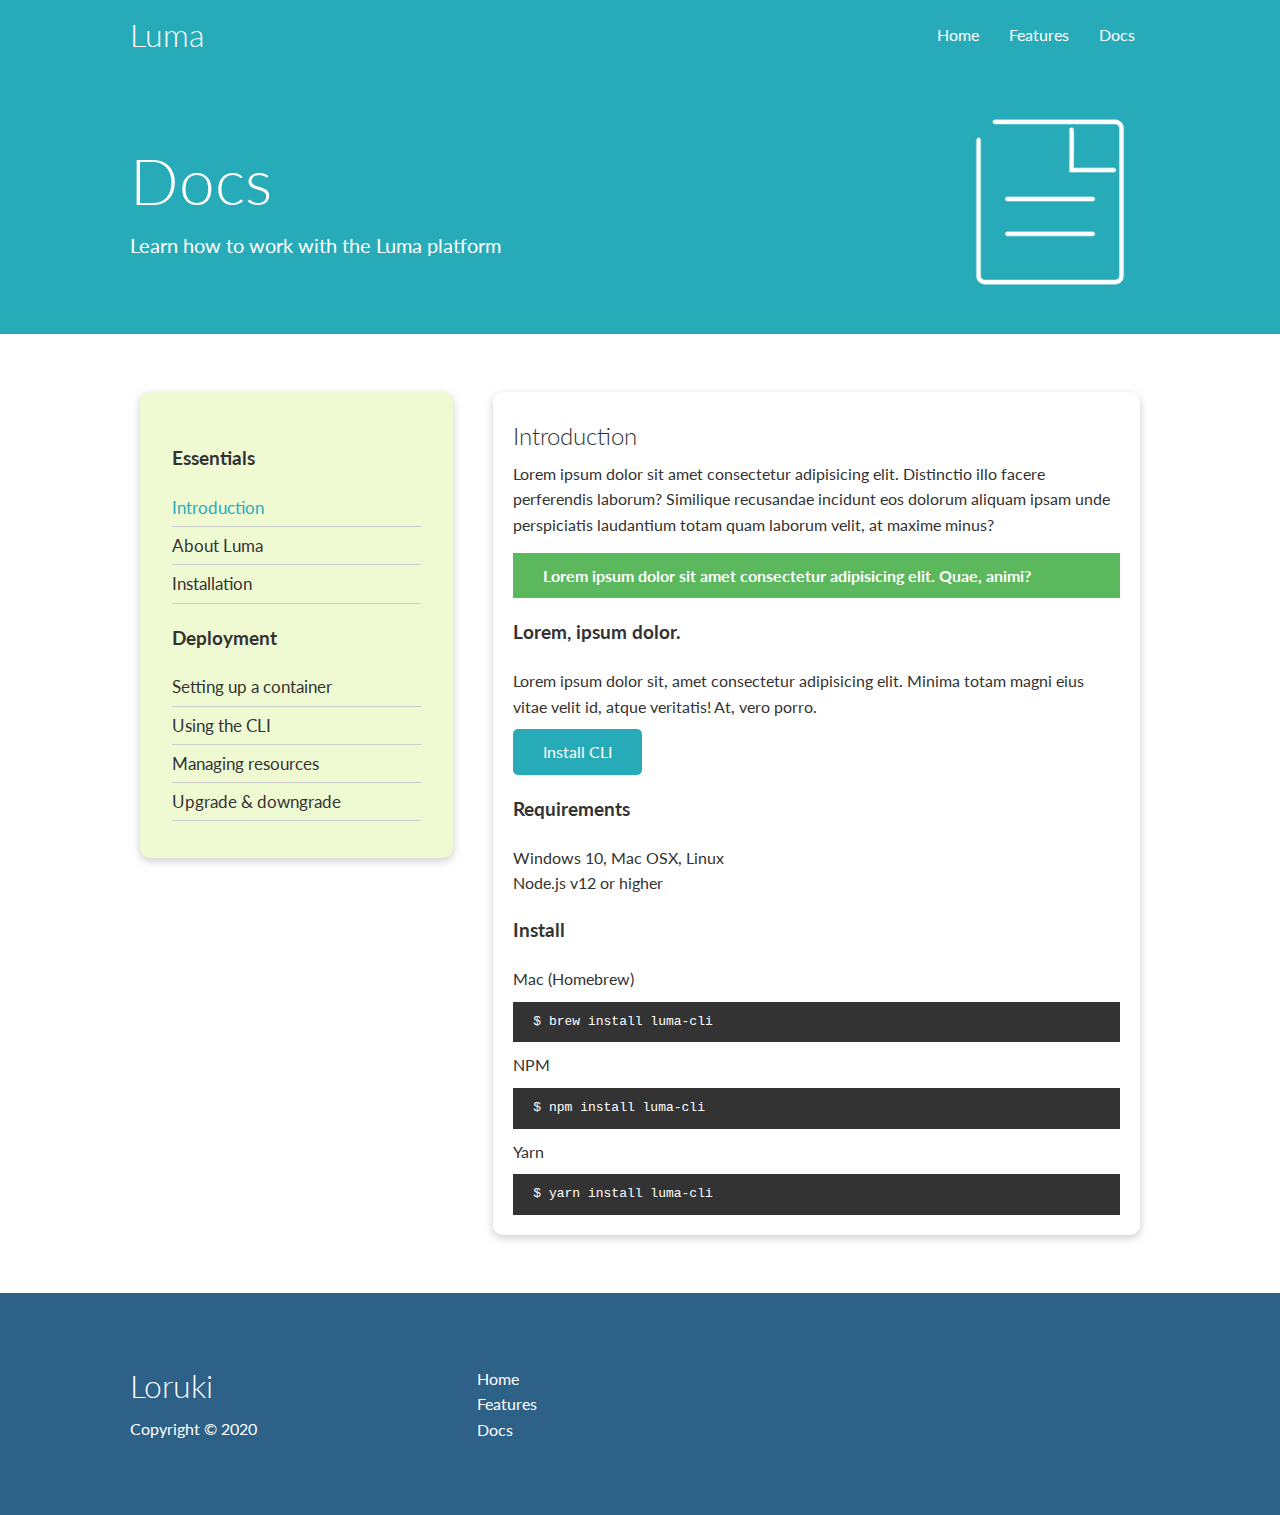
<file: docs.html>
<!DOCTYPE html>
<html lang="en">
<head>
    <meta charset="UTF-8">
    <meta name="viewport" content="width=device-width, initial-scale=1.0">
    <link rel="stylesheet" href="https://cdnjs.cloudflare.com/ajax/libs/font-awesome/5.15.1/css/all.min.css" integrity="sha512-+4zCK9k+qNFUR5X+cKL9EIR+ZOhtIloNl9GIKS57V1MyNsYpYcUrUeQc9vNfzsWfV28IaLL3i96P9sdNyeRssA==" crossorigin="anonymous" />
    <link rel="stylesheet" href="css/utilities.css">
    <link rel="stylesheet" href="css/style.css">
    <title>Luma | Cloud Hosting For Everyone</title>
</head>
<body>
    <!-- Navbar -->
    <div class="navbar">
        <div class="container flex">
            <h1 class="logo">Luma</h1>
            <nav>
                <ul>
                    <li><a href="index.html">Home</a></li>
                    <li><a href="features.html">Features</a></li>
                    <li><a href="docs.html">Docs</a></li>
                </ul>
            </nav>
        </div>
    </div>

    <!-- Head -->
    <section class="docs-head bg-primary py-3">
        <div class="container grid">
            <div>
                <h1 class="xl">Docs</h1>
                <p class="lead">
                    Learn how to work with the Luma platform
                </p>
            </div>
            <img src="images/docs.png" alt="">
        </div>
    </section>

    <!-- Docs main -->
    <section class="docs-main my-4">
        <div class="container grid">
            <div class="card bg-light p-3">
                <h3 class="my-2">Essentials</h3>
                <nav>
                    <ul>
                        <li><a class="text-primary" href="#">Introduction</a></li>
                        <li><a href="#">About Luma</a></li>
                        <li><a href="#">Installation</a></li>
                    </ul>
                </nav>

                <h3 class="my-2">Deployment</h3>
                <nav>
                    <ul>
                        <li><a href="#">Setting up a container</a></li>
							<li><a href="#">Using the CLI</a></li>
							<li><a href="#">Managing resources</a></li>
							<li><a href="#">Upgrade & downgrade</a></li>
                    </ul>
                </nav>
            </div>
            <div class="card">
                <h2>Introduction</h2>
                <p>Lorem ipsum dolor sit amet consectetur adipisicing elit. Distinctio illo facere perferendis laborum? Similique recusandae incidunt eos dolorum aliquam ipsam unde perspiciatis laudantium totam quam laborum velit, at maxime minus?</p>

                <div class="alert alert-success">
                    <i class="fas fa-info"></i> Lorem ipsum dolor sit amet consectetur adipisicing elit. Quae, animi?
                </div>

                <h3>Lorem, ipsum dolor.</h3>
                <p>Lorem ipsum dolor sit, amet consectetur adipisicing elit. Minima totam magni eius vitae velit id, atque veritatis! At, vero porro.</p>
                <a href="#" class="btn btn-primary">Install CLI</a>

                <h3>Requirements</h3>
                <ul>
                    <li>Windows 10, Mac OSX, Linux</li>
                    <li>Node.js v12 or higher</li>
                </ul>

                <h3>Install</h3>
                <p>Mac (Homebrew)</p>
                <pre><code>$ brew install luma-cli</code></pre>
                <p>NPM</p>
                <pre><code>$ npm install luma-cli</code></pre>
                <p>Yarn</p>
                <pre><code>$ yarn install luma-cli</code></pre>

            </div>
        </div>
    </section>
    
    <!-- Footer -->
    <footer class="footer bg-dark py-5">
        <div class="container grid grid-3">
            <div>
                <h1>Loruki
                </h1>
                <p>Copyright &copy; 2020</p>
            </div>
            <nav>
                <ul>
                    <li><a href="index.html">Home</a></li>
                    <li><a href="features.html">Features</a></li>
                    <li><a href="docs.html">Docs</a></li>
                </ul>
            </nav>
            <div class="social">
                <a href="#"><i class="fab fa-github fa-2x"></i></a>
                <a href="#"><i class="fab fa-facebook fa-2x"></i></a>
                <a href="#"><i class="fab fa-instagram fa-2x"></i></a>
                <a href="#"><i class="fab fa-twitter fa-2x"></i></a>
            </div>
        </div>
    </footer>
</body>
</html>
</file>
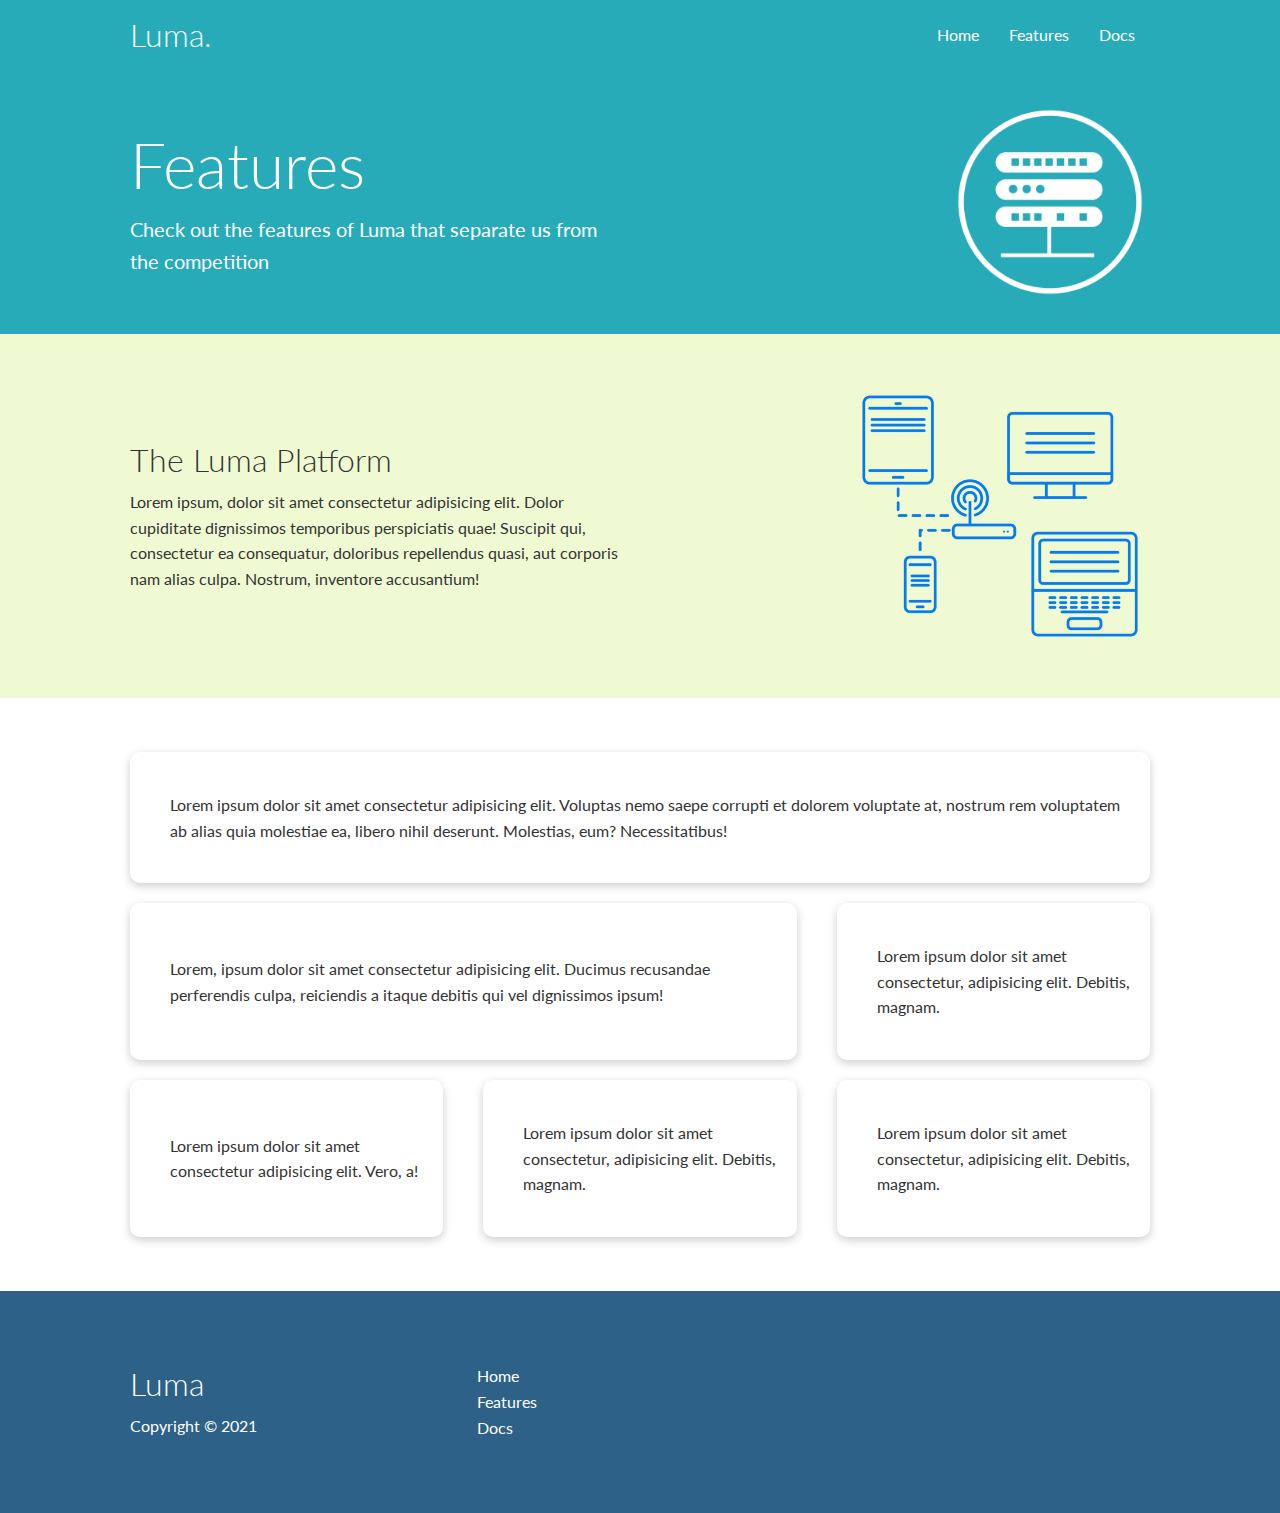
<file: features.html>
<!DOCTYPE html>
<html lang="en">
<head>
    <meta charset="UTF-8">
    <meta name="viewport" content="width=device-width, initial-scale=1.0">
    <link rel="stylesheet" href="https://cdnjs.cloudflare.com/ajax/libs/font-awesome/5.15.1/css/all.min.css" integrity="sha512-+4zCK9k+qNFUR5X+cKL9EIR+ZOhtIloNl9GIKS57V1MyNsYpYcUrUeQc9vNfzsWfV28IaLL3i96P9sdNyeRssA==" crossorigin="anonymous" />
    <link rel="stylesheet" href="css/utilities.css">
    <link rel="stylesheet" href="css/style.css">
    <title>Luma | Cloud Hosting For Everyone</title>
</head>
<body>
    <!-- Navbar -->
    <div class="navbar">
        <div class="container flex">
            <h1 class="logo">Luma.</h1>
            <nav>
                <ul>
                    <li><a href="index.html">Home</a></li>
                    <li><a href="features.html">Features</a></li>
                    <li><a href="docs.html">Docs</a></li>
                </ul>
            </nav>
        </div>
    </div>

    <!-- Head -->
    <section class="features-head bg-primary py-3">
        <div class="container grid">
            <div>
                <h1 class="xl">Features</h1>
                <p class="lead">
                    Check out the features of Luma that separate us from the
						competition
                </p>
            </div>
            <img src="images/server.png" alt="">
        </div>
    </section>

    <!-- Sub head -->
    <section class="features-sub-head bg-light py-3">
        <div class="container grid">
            <div>
                <h1 class="md">The Luma Platform</h1>
                <p>
                    Lorem ipsum, dolor sit amet consectetur adipisicing elit. Dolor cupiditate dignissimos temporibus perspiciatis quae! Suscipit qui, consectetur ea consequatur, doloribus repellendus quasi, aut corporis nam alias culpa. Nostrum, inventore accusantium!
                </p>
            </div>
            <img src="images/server2.png" alt="">
        </div>
    </section>

    <section class="features-main my-2">
        <div class="container grid grid-3">
            <div class="card flex">
                <i class="fas fa-server fa-3x"></i>
                <p>Lorem ipsum dolor sit amet consectetur adipisicing elit. Voluptas nemo saepe corrupti et dolorem voluptate at, nostrum rem voluptatem ab alias quia molestiae ea, libero nihil deserunt. Molestias, eum? Necessitatibus!</p>
            </div>
            <div class="card flex">
                <i class="fas fa-network-wired fa-3x"></i>
                <p>
                    Lorem, ipsum dolor sit amet consectetur adipisicing elit. Ducimus
                    recusandae perferendis culpa, reiciendis a itaque debitis qui vel
                    dignissimos ipsum!
                </p>
            </div>
            <div class="card flex">
                <i class="fas fa-laptop-code fa-3x"></i>
                <p>
                    Lorem ipsum dolor sit amet consectetur, adipisicing elit. Debitis,
                    magnam.
                </p>
            </div>
            <div class="card flex">
                <i class="fas fa-database fa-3x"></i>
                <p>
                    Lorem ipsum dolor sit amet consectetur adipisicing elit. Vero, a!
                </p>
            </div>
            <div class="card flex">
                <i class="fas fa-power-off fa-3x"></i>
                <p>
                    Lorem ipsum dolor sit amet consectetur, adipisicing elit. Debitis,
                    magnam.
                </p>
            </div>
            <div class="card flex">
                <i class="fas fa-upload fa-3x"></i>
                <p>
                    Lorem ipsum dolor sit amet consectetur, adipisicing elit. Debitis,
                    magnam.
                </p>
            </div>
        </div>
    </section>

    <!-- Footer -->
    <footer class="footer bg-dark py-5">
        <div class="container grid grid-3">
            <div>
                <h1>Luma
                </h1>
                <p>Copyright &copy; 2021</p>
            </div>
            <nav>
                <ul>
                    <li><a href="index.html">Home</a></li>
                    <li><a href="features.html">Features</a></li>
                    <li><a href="docs.html">Docs</a></li>
                </ul>
            </nav>
            <div class="social">
                <a href="#"><i class="fab fa-github fa-2x"></i></a>
                <a href="#"><i class="fab fa-facebook fa-2x"></i></a>
                <a href="#"><i class="fab fa-instagram fa-2x"></i></a>
                <a href="#"><i class="fab fa-twitter fa-2x"></i></a>
            </div>
        </div>
    </footer>
</body>
</html>
</file>
<file: css/utilities.css>
/* Utilities */
.container {
    max-width: 1100px;
    margin: 0 auto;
    overflow: auto;
    padding:0 40px;
}

.card {
    background-color: #fff;
    color: #333;
    border-radius: 10px;
    box-shadow: 0 3px 10px rgba(0, 0, 0, 0.2);
    padding: 20px;
    margin: 10px;
}

.btn {
    display: inline-block;
    padding: 10px 30px;
    cursor: pointer;
    background: var(--primary-color);
    color: #fff;
    border: none;
    border-radius: 5px;
}

.btn-outline {
    background-color: transparent;
    border: 1px #fff solid;
}

.btn:hover {
    transform: scale(0.98);
}

/* Backgrounds & colored buttons */

.bg-primary, .btn-primary {
  background-color: var(--primary-color);
  color: #fff;
}

.bg-secondary, .btn-secondary {
  background-color: var(--secondary-color);
  color: #fff;
}

.bg-dark, .btn-dark {
  background-color: var(--dark-color);
  color: #fff;
}

.bg-light, .btn-light {
  background-color: var(--light-color);
  color: #333;
}

.bg-primary a,
.btn-primary a,
.bg-secondary a,
.btn-secondary a,
.bg-dark a,
.btn-dark a {
  color: #fff;
}

/* Text colors */
.text-primary {
  color: var(--primary-color);
}

.text-secondary {
  color: var(--secondary-color);
}

.text-dark {
  color: var(--dark-color);
}

.text-light {
  color: var(--light-color);
}


/* Text sizes */
.lead {
  font-size: 20px;
}

.sm {
  font-size: 1rem;
}

.md {
  font-size: 2rem;
}

.lg {
  font-size: 3rem;
}

.xl {
  font-size: 4rem;
}
.text-center {
    text-align: center;
}

/* Alert */
.alert {
  background-color: var(--light-color);
  padding: 10px 20px;
  font-weight: bold;
  margin: 15px 0;
}

.alert i {
  margin-right: 10px;
}

.alert-success {
  background-color: var(--success-color);
  color: #fff;
}

.alert-error {
  background-color: var(--error-color);
  color: #fff;
}

.flex {
    display: flex;
    justify-content: center;
    align-items: center;
    height: 100%;
}

.grid {
    display: grid;
    grid-template-columns: repeat(2, 1fr);
    gap: 20px;
    justify-content: center;
    align-items: center;
    height: 100%;
}

.grid-3 {
    grid-template-columns: repeat(3, 1fr);
}

/* Margin */
.my-1 {
    margin: 1rem 0;
}

.my-2 {
    margin: 1.5rem 0;
}

.my-3 {
    margin: 2rem 0;
}

.my-4 {
    margin: 3rem 0;
}

.my-5 {
    margin: 4rem 0;
}

.m-1 {
    margin: 1rem;
  }
  
  .m-2 {
    margin: 1.5rem;
  }
  
  .m-3 {
    margin: 2rem;
  }
  
  .m-4 {
    margin: 3rem;
  }
  
  .m-5 {
    margin: 4rem;
  }

/* Padding */
.py-1 {
    padding: 1rem 0;
  }
  
  .py-2 {
    padding: 1.5rem 0;
  }
  
  .py-3 {
    padding: 2rem 0;
  }
  
  .py-4 {
    padding: 3rem 0;
  }
  
  .py-5 {
    padding: 4rem 0;
  }
  
  .p-1 {
    padding: 1rem;
  }
  
  .p-2 {
    padding: 1.5rem;
  }
  
  .p-3 {
    padding: 2rem;
  }
  
  .p-4 {
    padding: 3rem;
  }
  
  .p-5 {
    padding: 4rem;
  }
</file>
<file: css/style.css>
@import url('https://fonts.googleapis.com/css2?family=Lato:wght@300&display=swap');

:root {
    --primary-color:  #28ABB9;
    --secondary-color: #A8DDA8;
    --dark-color: #2D6187;
    --light-color: #EFFAD3;
    --success-color: #5cb85c;
    --error-color: #d9534f;
}

* {
    box-sizing: border-box;
    padding: 0;
    margin: 0;
}

body {
    font-family: 'Lato', sans-serif;
    color: #333;
    line-height: 1.6;
}

ul {
    list-style-type: none;
}

a {
    text-decoration: none;
    color: #333;
}

h1,
h2 {
    font-weight: 300;
    line-height: 1.2;
    margin: 10px 0;
}

p {
    margin: 10px 0;
}

img {
    width: 100%;
}

code,
pre {
  background: #333;
  color: #fff;
  padding: 10px;
}

.hidden {
  visibility:hidden;
  height: 0;
}

/* Navbar */
.navbar {
    background-color: var(--primary-color) ;
    color: #fff;
    height: 70px;
}

.navbar ul {
    display: flex;
}

.navbar a {
    color: #fff;
    padding: 10px;
    margin: 0 5px;
}

.navbar a:hover {
    border-bottom: 2px #fff solid;
}

.navbar .flex {
    justify-content: space-between;
}

/* Showcase */
.showcase {
    height: 400px;
    background-color: var(--primary-color);
    color: #fff;
    position: relative;
}

.showcase h1 {
    font-size: 40px;
}

.showcase p {
    margin: 20px 0;
}

.showcase .grid {
    overflow: visible;
    grid-template-columns: 55% 45%;
    gap: 30px;
}

.showcase-text {
    animation: slideInFromLeft 1s ease-in;
}

.showcase-form {
    position:relative;
    top: 60px;
    height: 350px;
    width: 400px;
    padding: 40px;
    z-index: 100;
    justify-self: flex-end;
    animation: slideInFromRight 1s ease-in;
}

.showcase-form .form-control {
    margin: 30px 0;
}

.showcase-form input[type='text'],
.showcase-form input[type='email'] {
    border: 0;
    border-bottom: 1px solid #b4becd;
    width: 100%;
    padding: 3px;
    font-size: 16px;
}

.showcase-form input:focus {
    outline: none;
}

.showcase::before,
.showcase::after {
    content: '';
    position: absolute;
    height: 100px;
    bottom: -70px;
    right: 0;
    left: 0;
    background: #fff;
    transform: skewY(-2deg);
    -webkit-transform: skewY(-3deg);
    -moz-transform: skewY(-3deg);
    -ms-transform: skewY(-3deg);
}

/* Stats */
.stats {
    padding-top: 100px;
    animation: slideInFromBottom 1s ease-in;
}

.stats-heading {
    max-width: 600px;
    margin: auto;
}

.stats .grid h3 {
    font-size: 35px;
}

.stats .grid p {
    font-size: 20px;
    font-weight: bold;
}

/* Cli */
.cli .grid {
    grid-template-columns: repeat(3, 1fr);
    grid-template-rows: repeat(2, 1fr);
}
  
.cli .grid > *:first-child {
grid-column: 1 / span 2;
grid-row: 1 / span 2;
}

/* Cloud*/
.cloud .grid {
    grid-template-columns: 4fr 3fr;
}

/* Languages */

.languages .flex {
    flex-wrap: wrap;
  }
  
  .languages .card {
    text-align: center;
    margin: 18px 10px 40px;
    transition: transform 0.2s ease-in;
  }
  
  .languages .card h4 {
    font-size: 20px;
    margin-bottom: 10px;
  }
  
  .languages .card:hover {
    transform: translateY(-15px);
  }

  /* Features */
    .features-head img,
    .docs-head img {
     width: 200px;
     justify-self: flex-end;
    }


    .features-sub-head img {
        width: 300px;
        justify-self: flex-end;
    }

    .features-main .card > i {
        margin-right: 20px;
      }
      
      .features-main .grid {
        padding: 30px;
      }
      
      .features-main .grid > *:first-child {
        grid-column: 1 / span 3;
      }
      
      .features-main .grid > *:nth-child(2) {
        grid-column: 1 / span 2;
      }

      /* Docs */
    .docs-main h3 {
        margin: 20px 0;
    }
  
    .docs-main .grid {
        grid-template-columns: 1fr 2fr;
        align-items: flex-start;
    }
    
    .docs-main nav li {
        font-size: 17px;
        padding-bottom: 5px;
        margin-bottom: 5px;
        border-bottom: 1px #ccc solid;
    }
    
    .docs-main a:hover {
        font-weight: bold;
    }

  /* Footer */
.footer .social a {
    margin: 0 10px;
  }

  /* Animations */
@keyframes slideInFromLeft {
    0% {
      transform: translateX(-100%);
    }
  
    100% {
      transform: translateX(0);
    }
  }
  
  @keyframes slideInFromRight {
    0% {
      transform: translateX(100%);
    }
  
    100% {
      transform: translateX(0);
    }
  }
  
  @keyframes slideInFromTop {
    0% {
      transform: translateY(-100%);
    }
  
    100% {
      transform: translateX(0);
    }
  }
  
  @keyframes slideInFromBottom {
    0% {
      transform: translateY(100%);
    }
  
    100% {
      transform: translateX(0);
    }
  }

  /* Tablets and under */
@media (max-width: 768px) {
    .grid,
    .showcase .grid,
    .stats .grid,
    .cli .grid,
    .cloud .grid,
    .features-main .grid,
    .docs-main .grid {
      grid-template-columns: 1fr;
      grid-template-rows: 1fr;
    }
  
    .showcase {
      height: auto;
    }

    .showcase-text {
      text-align: center;
      margin-top: 40px;
      animation: slideInFromTop 1s ease-in;
    }

    .showcase-form {
      justify-self: center;
      margin: auto;
      animation: slideInFromBottom 1s ease-in;
    }

    .cli .grid > *:first-child {
      grid-column: 1;
      grid-row: 1;
    }

    .features-head,
    .features-sub-head,
    .docs-head {
      text-align: center;
    }
  
    .features-head img,
    .features-sub-head img,
    .docs-head img {
      justify-self: center;
    }
  
    .features-main .grid > *:first-child,
    .features-main .grid > *:nth-child(2) {
      grid-column: 1;
    }
}

/* Mobile */
@media (max-width: 500px) {
    .navbar {
      height: 110px;
    }
  
    .navbar .flex {
      flex-direction: column;
    }
  
    .navbar ul {
      padding: 10px;
      background-color: rgba(0, 0, 0, 0.1);
    }
    
    .showcase-form {
      width: 300px;
    }
  }
</file>
